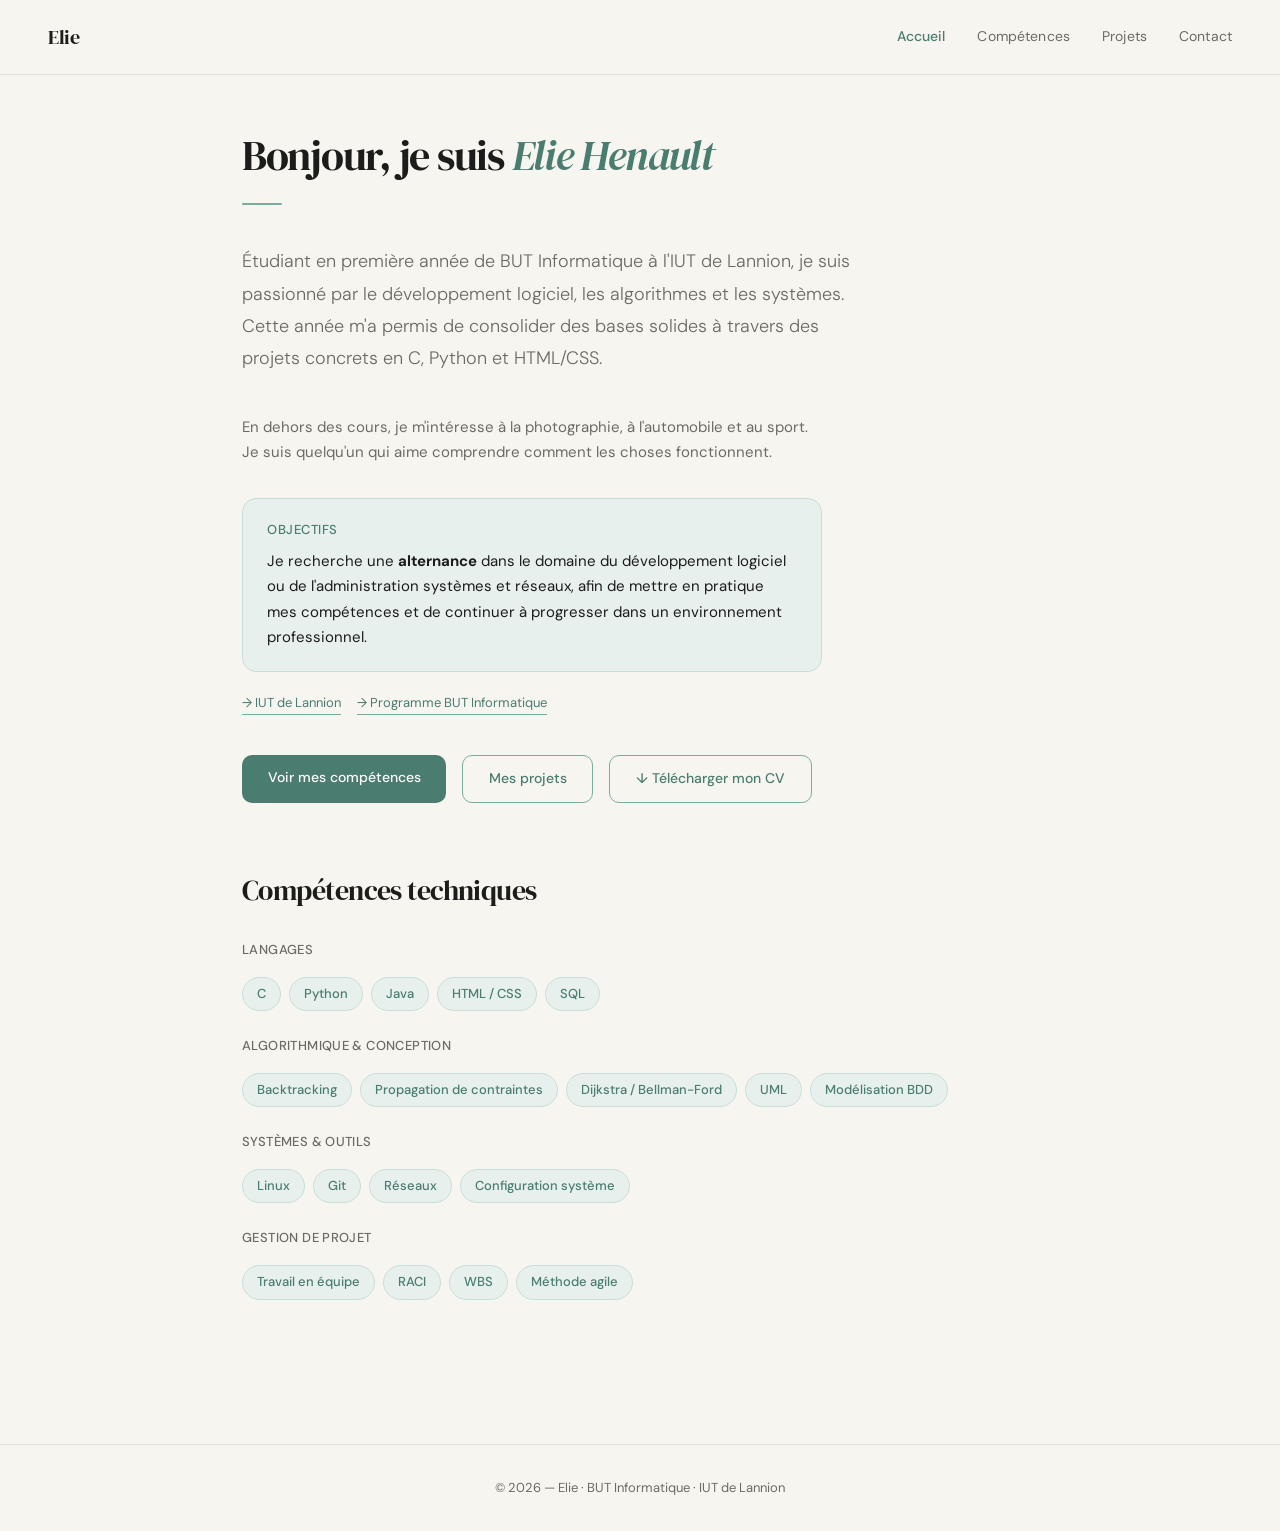
<file: index.html>
<!DOCTYPE html>
<html lang="fr">
<head>
  <meta charset="UTF-8">
  <meta name="viewport" content="width=device-width, initial-scale=1.0">
  <title>Elie — Portfolio BUT1 Informatique</title>
  <link rel="stylesheet" href="style.css">
</head>
<body>

<nav>
  <a href="index.html" class="nav-logo">Elie</a>
  <ul class="nav-links">
    <li><a href="index.html" class="active">Accueil</a></li>
    <li><a href="competences.html">Compétences</a></li>
    <li><a href="projets.html">Projets</a></li>
    <li><a href="contact.html">Contact</a></li>
  </ul>
</nav>

<main class="page">

  <div class="section fade fade-1">
    <h1>Bonjour, je suis <em>Elie Henault</em></h1>
    <div class="divider"></div>
    <p class="bio-intro">
      Étudiant en première année de BUT Informatique à l'IUT de Lannion, je suis passionné par le développement logiciel, les algorithmes et les systèmes. Cette année m'a permis de consolider des bases solides à travers des projets concrets en C, Python et HTML/CSS.
    </p>
    <p style="color: var(--text-muted); max-width: 580px; font-size: 15px;">
      En dehors des cours, je m'intéresse à la photographie, à l'automobile et au sport. Je suis quelqu'un qui aime comprendre comment les choses fonctionnent.
    </p>

    <div style="margin-top: 2rem; padding: 1.25rem 1.5rem; background: var(--accent-light); border-radius: 14px; max-width: 580px; border: 1px solid #c8ddd9;">
      <p style="font-size: 13px; font-weight: 500; color: var(--accent); text-transform: uppercase; letter-spacing: 0.04em; margin-bottom: 0.5rem;">Objectifs</p>
      <p style="font-size: 15px; color: var(--text); line-height: 1.7;">Je recherche une <strong>alternance</strong> dans le domaine du développement logiciel ou de l'administration systèmes et réseaux, afin de mettre en pratique mes compétences et de continuer à progresser dans un environnement professionnel.</p>
    </div>

    <div style="margin-top: 1.25rem; display: flex; gap: 1rem; flex-wrap: wrap; align-items: center;">
      <a href="https://iut-lannion.univ-rennes.fr" target="_blank" style="font-size: 13px; color: var(--accent); text-decoration: none; border-bottom: 1px solid var(--accent-mid);">→ IUT de Lannion</a>
      <a href="https://www.iut.fr/formations-et-diplomes/but/informatique/" target="_blank" style="font-size: 13px; color: var(--accent); text-decoration: none; border-bottom: 1px solid var(--accent-mid);">→ Programme BUT Informatique</a>
    </div>

    <div class="cta-row fade fade-2">
      <a href="competences.html" class="btn-primary">Voir mes compétences</a>
      <a href="projets.html" class="btn-secondary">Mes projets</a>
      <a href="CV_Elie_Henault.pdf" download class="btn-secondary">↓ Télécharger mon CV</a>
    </div>
  </div>

  <div class="section fade fade-3">
    <h2>Compétences techniques</h2>

    <div style="display: flex; flex-direction: column; gap: 1.5rem;">

      <div>
        <p style="font-size: 13px; font-weight: 500; color: var(--text-muted); margin-bottom: 0.6rem; letter-spacing: 0.03em; text-transform: uppercase;">Langages</p>
        <div class="skills-list">
          <span class="skill-pill">C</span>
          <span class="skill-pill">Python</span>
          <span class="skill-pill">Java</span>
          <span class="skill-pill">HTML / CSS</span>
          <span class="skill-pill">SQL</span>
        </div>
      </div>

      <div>
        <p style="font-size: 13px; font-weight: 500; color: var(--text-muted); margin-bottom: 0.6rem; letter-spacing: 0.03em; text-transform: uppercase;">Algorithmique & conception</p>
        <div class="skills-list">
          <span class="skill-pill">Backtracking</span>
          <span class="skill-pill">Propagation de contraintes</span>
          <span class="skill-pill">Dijkstra / Bellman-Ford</span>
          <span class="skill-pill">UML</span>
          <span class="skill-pill">Modélisation BDD</span>
        </div>
      </div>

      <div>
        <p style="font-size: 13px; font-weight: 500; color: var(--text-muted); margin-bottom: 0.6rem; letter-spacing: 0.03em; text-transform: uppercase;">Systèmes & outils</p>
        <div class="skills-list">
          <span class="skill-pill">Linux</span>
          <span class="skill-pill">Git</span>
          <span class="skill-pill">Réseaux</span>
          <span class="skill-pill">Configuration système</span>
        </div>
      </div>

      <div>
        <p style="font-size: 13px; font-weight: 500; color: var(--text-muted); margin-bottom: 0.6rem; letter-spacing: 0.03em; text-transform: uppercase;">Gestion de projet</p>
        <div class="skills-list">
          <span class="skill-pill">Travail en équipe</span>
          <span class="skill-pill">RACI</span>
          <span class="skill-pill">WBS</span>
          <span class="skill-pill">Méthode agile</span>
        </div>
      </div>

    </div>
  </div>

</main>

<footer>
  <p>© 2026 — Elie · BUT Informatique · IUT de Lannion</p>
</footer>

</body>
</html>
</file>
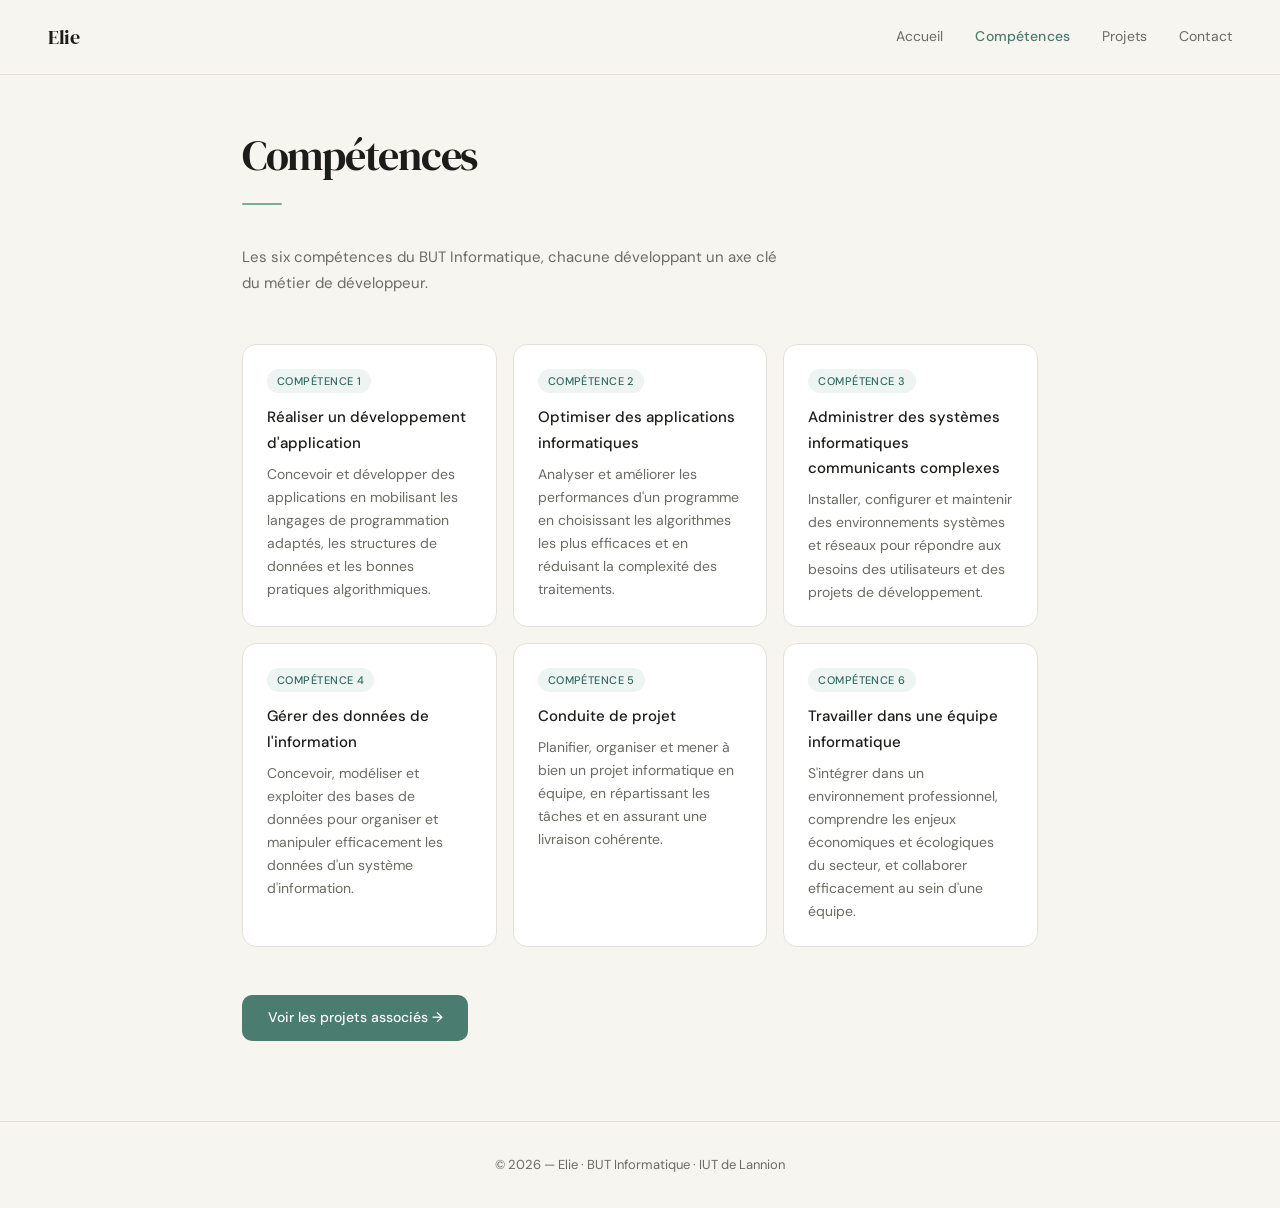
<file: competences.html>
<!DOCTYPE html>
<html lang="fr">
<head>
  <meta charset="UTF-8">
  <meta name="viewport" content="width=device-width, initial-scale=1.0">
  <title>Compétences — Elie</title>
  <link rel="stylesheet" href="style.css">
</head>
<body>

<nav>
  <a href="index.html" class="nav-logo">Elie</a>
  <ul class="nav-links">
    <li><a href="index.html">Accueil</a></li>
    <li><a href="competences.html" class="active">Compétences</a></li>
    <li><a href="projets.html">Projets</a></li>
    <li><a href="contact.html">Contact</a></li>
  </ul>
</nav>

<main class="page">

  <div class="page-header fade fade-1">
    <h1>Compétences</h1>
    <div class="divider"></div>
    <p>Les six compétences du BUT Informatique, chacune développant un axe clé du métier de développeur.</p>
  </div>

  <div class="grid fade fade-2">

    <div class="card">
      <span class="tag">Compétence 1</span>
      <h3>Réaliser un développement d'application</h3>
      <p class="card-desc">Concevoir et développer des applications en mobilisant les langages de programmation adaptés, les structures de données et les bonnes pratiques algorithmiques.</p>
    </div>

    <div class="card">
      <span class="tag">Compétence 2</span>
      <h3>Optimiser des applications informatiques</h3>
      <p class="card-desc">Analyser et améliorer les performances d'un programme en choisissant les algorithmes les plus efficaces et en réduisant la complexité des traitements.</p>
    </div>

    <div class="card">
      <span class="tag">Compétence 3</span>
      <h3>Administrer des systèmes informatiques communicants complexes</h3>
      <p class="card-desc">Installer, configurer et maintenir des environnements systèmes et réseaux pour répondre aux besoins des utilisateurs et des projets de développement.</p>
    </div>

    <div class="card">
      <span class="tag">Compétence 4</span>
      <h3>Gérer des données de l'information</h3>
      <p class="card-desc">Concevoir, modéliser et exploiter des bases de données pour organiser et manipuler efficacement les données d'un système d'information.</p>
    </div>

    <div class="card">
      <span class="tag">Compétence 5</span>
      <h3>Conduite de projet</h3>
      <p class="card-desc">Planifier, organiser et mener à bien un projet informatique en équipe, en répartissant les tâches et en assurant une livraison cohérente.</p>
    </div>

    <div class="card">
      <span class="tag">Compétence 6</span>
      <h3>Travailler dans une équipe informatique</h3>
      <p class="card-desc">S'intégrer dans un environnement professionnel, comprendre les enjeux économiques et écologiques du secteur, et collaborer efficacement au sein d'une équipe.</p>
    </div>

  </div>

  <div style="margin-top: 3rem;" class="fade fade-3">
    <a href="projets.html" class="btn-primary">Voir les projets associés →</a>
  </div>

</main>

<footer>
  <p>© 2026 — Elie · BUT Informatique · IUT de Lannion</p>
</footer>

</body>
</html>
</file>
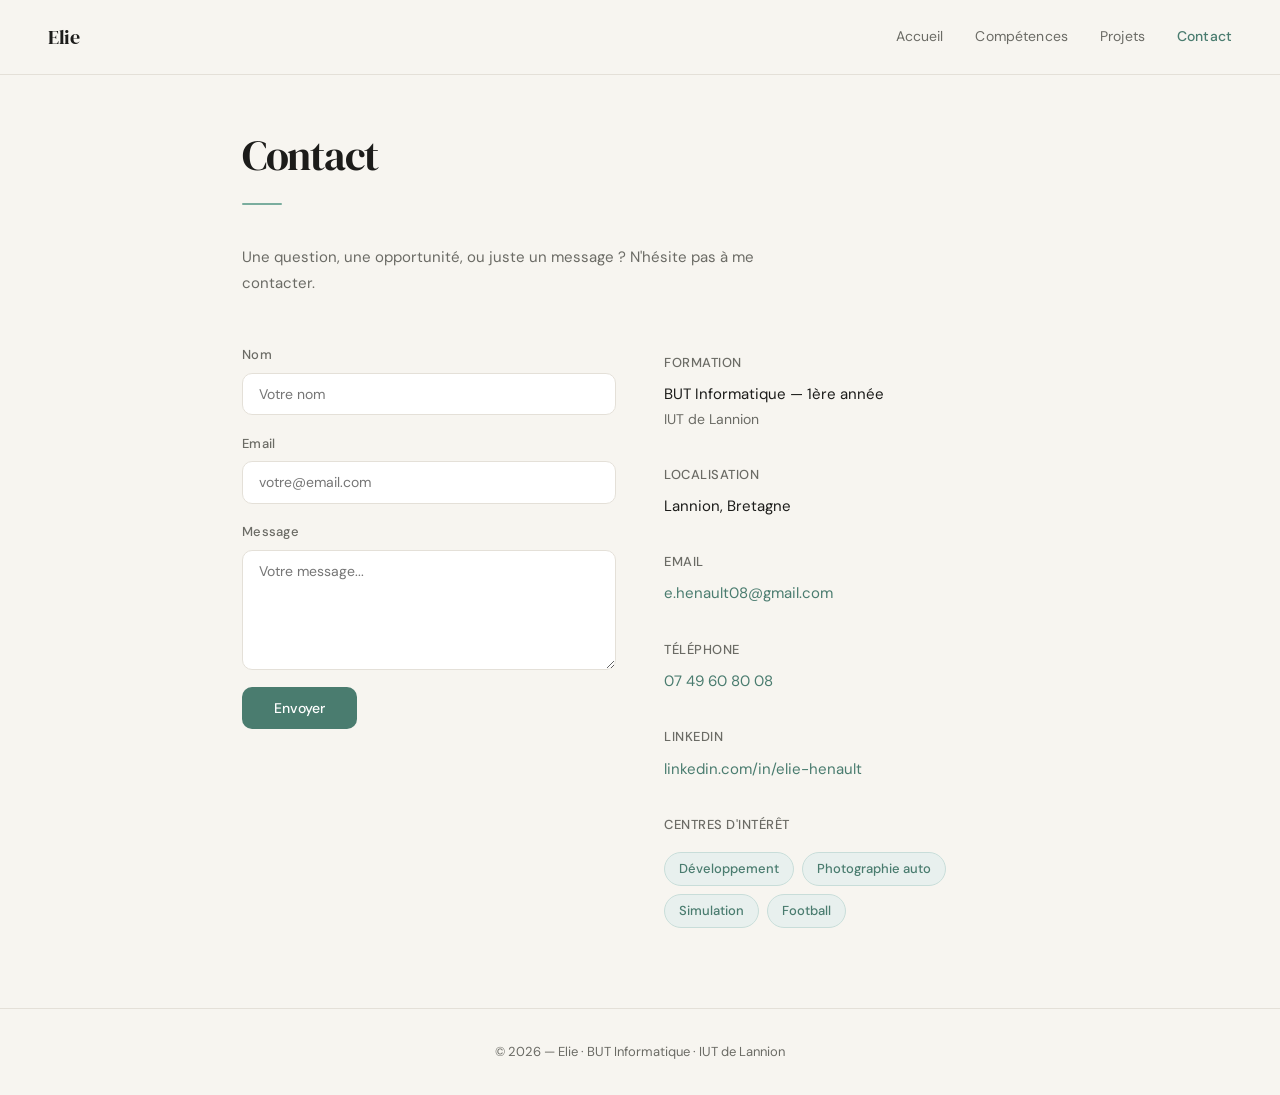
<file: contact.html>
<!DOCTYPE html>
<html lang="fr">
<head>
  <meta charset="UTF-8">
  <meta name="viewport" content="width=device-width, initial-scale=1.0">
  <title>Contact — Elie</title>
  <link rel="stylesheet" href="style.css">
</head>
<body>

<nav>
  <a href="index.html" class="nav-logo">Elie</a>
  <ul class="nav-links">
    <li><a href="index.html">Accueil</a></li>
    <li><a href="competences.html">Compétences</a></li>
    <li><a href="projets.html">Projets</a></li>
    <li><a href="contact.html" class="active">Contact</a></li>
  </ul>
</nav>

<main class="page">

  <div class="page-header fade fade-1">
    <h1>Contact</h1>
    <div class="divider"></div>
    <p>Une question, une opportunité, ou juste un message ? N'hésite pas à me contacter.</p>
  </div>

  <div style="display: grid; grid-template-columns: 1fr 1fr; gap: 3rem; align-items: start;" class="fade fade-2">

    <form onsubmit="handleSubmit(event)">
      <div class="form-group">
        <label for="name">Nom</label>
        <input type="text" id="name" placeholder="Votre nom" required>
      </div>
      <div class="form-group">
        <label for="email">Email</label>
        <input type="email" id="email" placeholder="votre@email.com" required>
      </div>
      <div class="form-group">
        <label for="message">Message</label>
        <textarea id="message" placeholder="Votre message..." required></textarea>
      </div>
      <button type="submit" class="btn-submit">Envoyer</button>
      <p id="confirm" style="margin-top: 1rem; color: var(--accent); font-size: 14px; display: none;">
        ✓ Message envoyé, merci !
      </p>
    </form>

    <div style="padding-top: 0.5rem;">
      <div style="margin-bottom: 2rem;">
        <p style="font-size: 13px; font-weight: 500; color: var(--text-muted); text-transform: uppercase; letter-spacing: 0.04em; margin-bottom: 0.5rem;">Formation</p>
        <p style="font-size: 15px; color: var(--text);">BUT Informatique — 1ère année</p>
        <p style="font-size: 14px; color: var(--text-muted);">IUT de Lannion</p>
      </div>
      <div style="margin-bottom: 2rem;">
        <p style="font-size: 13px; font-weight: 500; color: var(--text-muted); text-transform: uppercase; letter-spacing: 0.04em; margin-bottom: 0.5rem;">Localisation</p>
        <p style="font-size: 15px; color: var(--text);">Lannion, Bretagne</p>
      </div>
      <div style="margin-bottom: 2rem;">
        <p style="font-size: 13px; font-weight: 500; color: var(--text-muted); text-transform: uppercase; letter-spacing: 0.04em; margin-bottom: 0.5rem;">Email</p>
        <a href="mailto:e.henault08@gmail.com" style="font-size: 15px; color: var(--accent); text-decoration: none;">e.henault08@gmail.com</a>
      </div>
      <div style="margin-bottom: 2rem;">
        <p style="font-size: 13px; font-weight: 500; color: var(--text-muted); text-transform: uppercase; letter-spacing: 0.04em; margin-bottom: 0.5rem;">Téléphone</p>
        <a href="tel:+33749608008" style="font-size: 15px; color: var(--accent); text-decoration: none;">07 49 60 80 08</a>
      </div>
      <div style="margin-bottom: 2rem;">
        <p style="font-size: 13px; font-weight: 500; color: var(--text-muted); text-transform: uppercase; letter-spacing: 0.04em; margin-bottom: 0.5rem;">LinkedIn</p>
        <a href="https://www.linkedin.com/in/elie-henault-b705313ba/" target="_blank" style="font-size: 15px; color: var(--accent); text-decoration: none;">linkedin.com/in/elie-henault</a>
      </div>
      <div>
        <p style="font-size: 13px; font-weight: 500; color: var(--text-muted); text-transform: uppercase; letter-spacing: 0.04em; margin-bottom: 0.75rem;">Centres d'intérêt</p>
        <div class="skills-list">
          <span class="skill-pill">Développement</span>
          <span class="skill-pill">Photographie auto</span>
          <span class="skill-pill">Simulation</span>
          <span class="skill-pill">Football</span>
        </div>
      </div>
    </div>

  </div>

</main>

<footer>
  <p>© 2026 — Elie · BUT Informatique · IUT de Lannion</p>
</footer>

<script>
  function handleSubmit(e) {
    e.preventDefault();
    document.getElementById('confirm').style.display = 'block';
    e.target.reset();
  }
</script>

</body>
</html>
</file>
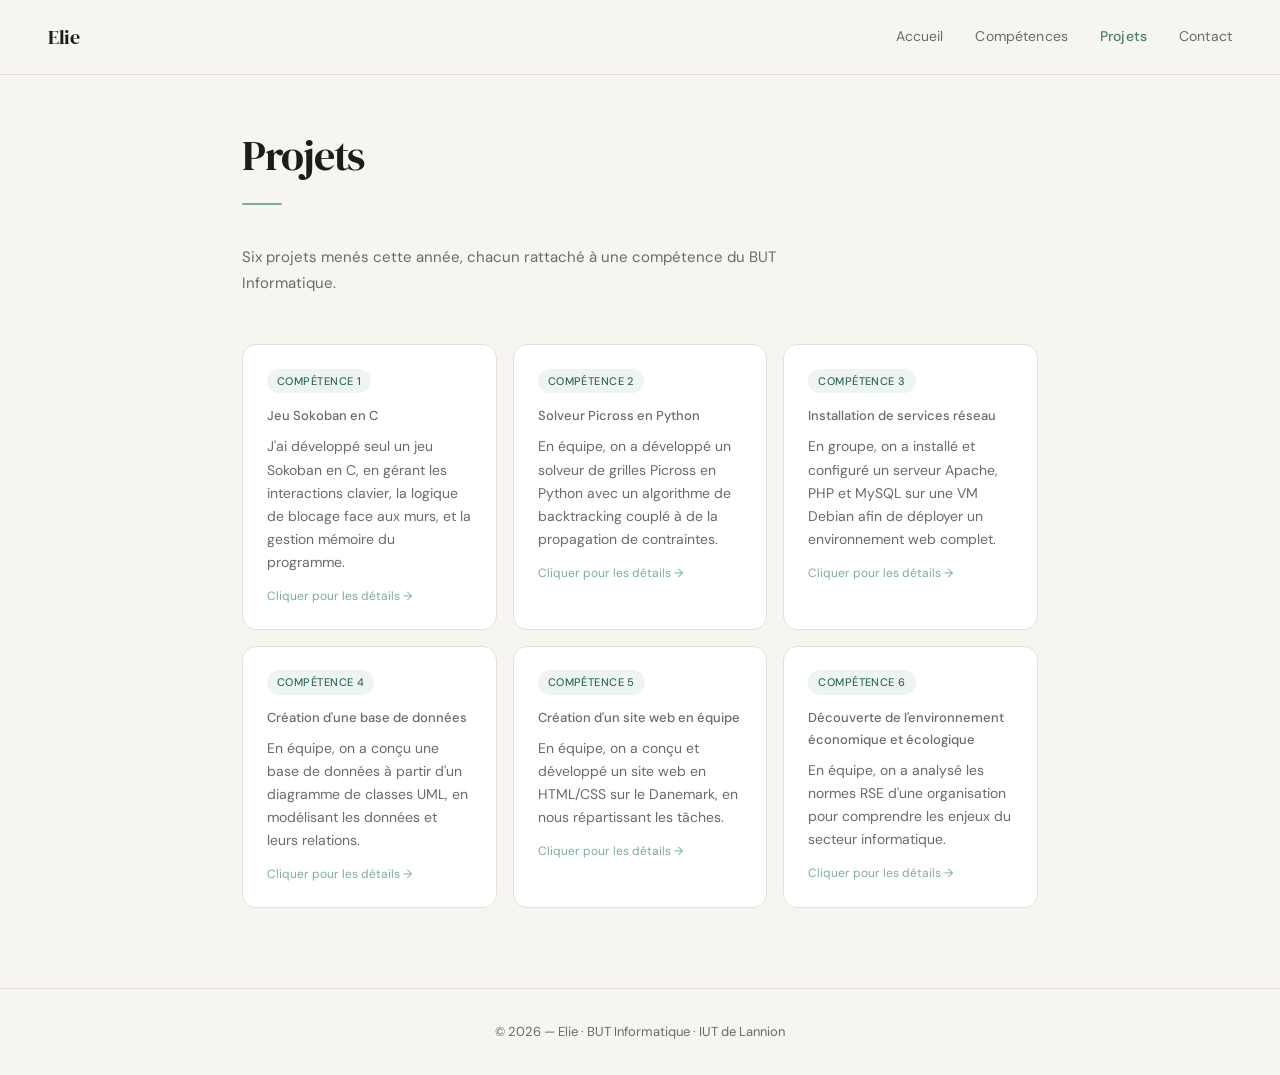
<file: projets.html>
<!DOCTYPE html>
<html lang="fr">
<head>
  <meta charset="UTF-8">
  <meta name="viewport" content="width=device-width, initial-scale=1.0">
  <title>Projets — Elie</title>
  <link rel="stylesheet" href="style.css">
  <style>
    .card { cursor: pointer; }
    .card:hover { box-shadow: 0 4px 20px rgba(74,124,111,0.13); transform: translateY(-3px); }
    .card-hint { font-size: 12px; color: var(--accent-mid); margin-top: 0.75rem; }

    /* OVERLAY */
    .overlay {
      display: none;
      position: fixed;
      inset: 0;
      background: rgba(0,0,0,0.45);
      z-index: 200;
      align-items: center;
      justify-content: center;
      padding: 1.5rem;
    }
    .overlay.active { display: flex; }

    /* MODAL */
    .modal {
      background: var(--bg);
      border-radius: 18px;
      max-width: 620px;
      width: 100%;
      max-height: 85vh;
      overflow-y: auto;
      padding: 2rem 2.25rem;
      position: relative;
      box-shadow: 0 20px 60px rgba(0,0,0,0.18);
      animation: popIn 0.25s ease both;
    }

    @keyframes popIn {
      from { opacity: 0; transform: scale(0.95) translateY(12px); }
      to   { opacity: 1; transform: scale(1) translateY(0); }
    }

    .modal-close {
      position: absolute;
      top: 1.1rem;
      right: 1.25rem;
      background: none;
      border: none;
      font-size: 20px;
      cursor: pointer;
      color: var(--text-muted);
      line-height: 1;
      padding: 0.25rem 0.5rem;
      border-radius: 6px;
    }
    .modal-close:hover { background: var(--accent-light); color: var(--accent); }

    .modal-tag { margin-bottom: 0.75rem; }
    .modal-title { font-family: 'DM Serif Display', serif; font-size: 22px; font-weight: 400; margin-bottom: 1rem; color: var(--text); }

    .modal-section-label {
      font-size: 11px;
      font-weight: 500;
      letter-spacing: 0.06em;
      text-transform: uppercase;
      color: var(--accent);
      margin: 1.4rem 0 0.5rem;
    }

    .modal-desc { font-size: 15px; color: var(--text); line-height: 1.75; }

    .modal-list {
      list-style: none;
      display: flex;
      flex-direction: column;
      gap: 0.4rem;
    }
    .modal-list li {
      font-size: 14px;
      color: var(--text-muted);
      padding-left: 1rem;
      position: relative;
      line-height: 1.6;
    }
    .modal-list li::before {
      content: '→';
      position: absolute;
      left: 0;
      color: var(--accent-mid);
      font-size: 12px;
    }

    .modal-tools {
      display: flex;
      flex-wrap: wrap;
      gap: 0.4rem;
      margin-top: 0.5rem;
    }

    .modal-divider {
      height: 1px;
      background: var(--border);
      margin: 1.4rem 0 0;
    }
  </style>
</head>
<body>

<nav>
  <a href="index.html" class="nav-logo">Elie</a>
  <ul class="nav-links">
    <li><a href="index.html">Accueil</a></li>
    <li><a href="competences.html">Compétences</a></li>
    <li><a href="projets.html" class="active">Projets</a></li>
    <li><a href="contact.html">Contact</a></li>
  </ul>
</nav>

<main class="page">

  <div class="page-header fade fade-1">
    <h1>Projets</h1>
    <div class="divider"></div>
    <p>Six projets menés cette année, chacun rattaché à une compétence du BUT Informatique.</p>
  </div>

  <div class="grid fade fade-2">

    <div class="card" onclick="openModal('p1')">
      <span class="tag">Compétence 1</span>
      <p class="card-subtitle">Jeu Sokoban en C</p>
      <p class="card-desc">J'ai développé seul un jeu Sokoban en C, en gérant les interactions clavier, la logique de blocage face aux murs, et la gestion mémoire du programme.</p>
      <p class="card-hint">Cliquer pour les détails →</p>
    </div>

    <div class="card" onclick="openModal('p2')">
      <span class="tag">Compétence 2</span>
      <p class="card-subtitle">Solveur Picross en Python</p>
      <p class="card-desc">En équipe, on a développé un solveur de grilles Picross en Python avec un algorithme de backtracking couplé à de la propagation de contraintes.</p>
      <p class="card-hint">Cliquer pour les détails →</p>
    </div>

    <div class="card" onclick="openModal('p3')">
      <span class="tag">Compétence 3</span>
      <p class="card-subtitle">Installation de services réseau</p>
      <p class="card-desc">En groupe, on a installé et configuré un serveur Apache, PHP et MySQL sur une VM Debian afin de déployer un environnement web complet.</p>
      <p class="card-hint">Cliquer pour les détails →</p>
    </div>

    <div class="card" onclick="openModal('p4')">
      <span class="tag">Compétence 4</span>
      <p class="card-subtitle">Création d'une base de données</p>
      <p class="card-desc">En équipe, on a conçu une base de données à partir d'un diagramme de classes UML, en modélisant les données et leurs relations.</p>
      <p class="card-hint">Cliquer pour les détails →</p>
    </div>

    <div class="card" onclick="openModal('p5')">
      <span class="tag">Compétence 5</span>
      <p class="card-subtitle">Création d'un site web en équipe</p>
      <p class="card-desc">En équipe, on a conçu et développé un site web en HTML/CSS sur le Danemark, en nous répartissant les tâches.</p>
      <p class="card-hint">Cliquer pour les détails →</p>
    </div>

    <div class="card" onclick="openModal('p6')">
      <span class="tag">Compétence 6</span>
      <p class="card-subtitle">Découverte de l'environnement économique et écologique</p>
      <p class="card-desc">En équipe, on a analysé les normes RSE d'une organisation pour comprendre les enjeux du secteur informatique.</p>
      <p class="card-hint">Cliquer pour les détails →</p>
    </div>

  </div>

</main>

<footer>
  <p>© 2026 — Elie · BUT Informatique · IUT de Lannion</p>
</footer>

<!-- MODALES -->

<div class="overlay" id="overlay" onclick="closeOnOverlay(event)">
  <div class="modal" id="modal">
    <button class="modal-close" onclick="closeModal()">✕</button>
    <div id="modal-content"></div>
  </div>
</div>

<script>
const projets = {
  p1: {
    tag: 'Compétence 1',
    title: 'Jeu Sokoban en C',
    desc: "J'ai développé seul un jeu Sokoban en langage C. L'objectif était de recréer le jeu classique où le joueur pousse des caisses sur des cases cibles dans un labyrinthe, en implémentant toute la logique depuis zéro.",
    items: [
      "Gestion des interactions clavier pour déclencher des actions précises",
      "Implémentation de la logique de déplacement et de blocage face aux murs",
      "Vérification des conditions de victoire à chaque mouvement",
      "Gestion rigoureuse de la mémoire pour assurer la stabilité du programme",
    ],
    learned: "Ce projet m'a permis de découvrir et d'apprendre les bases du C, un langage bas niveau que je ne connaissais pas avant cette année.",
    tools: ['C', 'VS Code']
  },
  p2: {
    tag: 'Compétence 2',
    title: 'Solveur Picross en Python',
    desc: "En équipe, on a développé un programme capable de résoudre automatiquement des grilles Picross (nonogrammes). L'objectif était de trouver la solution de la manière la plus optimale possible, en minimisant le nombre d'opérations.",
    items: [
      "Mise en place d'un algorithme de backtracking pour explorer les solutions",
      "Intégration de la propagation de contraintes pour réduire l'espace de recherche",
      "Optimisation des performances pour les grandes grilles",
      "Travail en équipe avec répartition des tâches",
    ],
    learned: "Ce projet m'a permis de comprendre comment optimiser un algorithme et de découvrir la puissance du backtracking pour résoudre des problèmes complexes. J'ai aussi appris à travailler en équipe sur un projet technique.",
    tools: ['Python', 'VS Code']
  },
  p3: {
    tag: 'Compétence 3',
    title: "Installation de services réseau (SAÉ S2.03)",
    desc: "En groupe, on a installé et configuré des services réseau sur une machine virtuelle Debian afin de déployer un environnement complet de développement web. L'objectif était de répondre à un besoin client en mettant en place un serveur web, un langage serveur et une base de données.",
    items: [
      "Configuration et prise en main d'une machine virtuelle Debian sous VMware",
      "Installation et configuration du serveur web Apache (vérification du statut, des modules, des fichiers de configuration)",
      "Mise en place d'une zone d'administration privée protégée par authentification login/mot de passe",
      "Activation et configuration du module PHP, tests avec phpinfo() et gestion des extensions de fichiers interprétées",
      "Sécurisation du serveur MySQL avec mysql_secure_installation",
      "Manipulation de bases de données en ligne de commande : création, insertion, modification et suppression d'enregistrements",
      "Connexion PHP/MySQL et affichage dynamique des données via un script PHP",
      "Installation du package php-mysql pour corriger les erreurs de connexion entre PHP et MySQL",
    ],
    learned: "Ce projet m'a appris à configurer un environnement serveur complet from scratch sous Linux. J'ai découvert le fonctionnement d'Apache, de PHP et de MySQL et appris à les faire communiquer ensemble. J'ai aussi gagné en autonomie sur la ligne de commande Linux et la gestion des fichiers de configuration.",
    tools: ['Linux Debian', 'Apache2', 'PHP', 'MySQL', 'VMware', 'Bash']
  },
  p4: {
    tag: 'Compétence 4',
    title: 'Création d\'une base de données',
    desc: "En équipe, on a travaillé sur la conception complète d'une base de données. Le projet portait sur la modélisation des données avant toute implémentation, en partant d'un cahier des charges précis.",
    items: [
      "Analyse du cahier des charges et identification des entités",
      "Réalisation d'un diagramme de classes UML",
      "Modélisation des relations entre les entités",
      "Vérification de la cohérence et de la normalisation du modèle",
    ],
    learned: "Ce projet m'a permis de découvrir la modélisation des données et de comprendre comment structurer une base de données avant de l'implémenter. J'ai appris à utiliser UML comme outil de conception.",
    tools: ['UML', 'SQL', 'MySQL']
  },
  p5: {
    tag: 'Compétence 5',
    title: 'Création d\'un site web en équipe',
    desc: "En équipe, on a conçu et développé un site web complet sur le Danemark. Ce projet nous a placés dans une situation de conduite de projet réelle, avec des contraintes de délais et de cohérence collective.",
    items: [
      "Répartition des tâches entre les membres de l'équipe",
      "Conception des maquettes avant le développement",
      "Développement des pages en HTML et CSS",
      "Mise en place d'une navigation cohérente entre les pages",
      "Livraison d'un rendu uniforme malgré le travail en parallèle",
    ],
    learned: "Ce projet m'a appris à travailler en équipe sur un projet web, à me coordonner avec les autres et à livrer un résultat cohérent malgré le travail en parallèle. J'ai aussi renforcé mes compétences en HTML/CSS.",
    tools: ['HTML', 'CSS', 'VS Code']
  },
  p6: {
    tag: 'Compétence 6',
    title: 'Découverte de l\'environnement économique et écologique',
    desc: "En équipe, on a sélectionné une organisation du secteur informatique et analysé ses pratiques en matière de RSE (Responsabilité Sociétale des Entreprises). Ce projet nous a permis de mieux comprendre les enjeux du secteur au-delà du technique.",
    items: [
      "Sélection et présentation de l'organisation choisie",
      "Analyse des normes et engagements RSE de l'entreprise",
      "Étude des enjeux environnementaux liés au numérique",
      "Restitution collective des résultats",
    ],
    learned: "Ce projet m'a ouvert les yeux sur les enjeux RSE du secteur informatique. J'ai appris à mener une analyse documentaire, à restituer des informations de façon structurée, et à travailler efficacement en équipe.",
    tools: ['Recherche documentaire', 'Présentation orale', 'Travail en équipe']
  }
};

function openModal(id) {
  const p = projets[id];
  document.getElementById('modal-content').innerHTML = `
    <span class="tag modal-tag">${p.tag}</span>
    <p class="modal-title">${p.title}</p>
    <p class="modal-section-label">Description</p>
    <p class="modal-desc">${p.desc}</p>
    <p class="modal-section-label">Ce qui a été mis en place</p>
    <ul class="modal-list">${p.items.map(i => `<li>${i}</li>`).join('')}</ul>
    <p class="modal-section-label">Ce que ce projet m'a apporté</p>
    <p class="modal-desc">${p.learned}</p>
    <div class="modal-divider"></div>
    <p class="modal-section-label">Outils utilisés</p>
    <div class="modal-tools">${p.tools.map(t => `<span class="skill-pill">${t}</span>`).join('')}</div>
  `;
  document.getElementById('overlay').classList.add('active');
  document.body.style.overflow = 'hidden';
}

function closeModal() {
  document.getElementById('overlay').classList.remove('active');
  document.body.style.overflow = '';
}

function closeOnOverlay(e) {
  if (e.target === document.getElementById('overlay')) closeModal();
}

document.addEventListener('keydown', e => { if (e.key === 'Escape') closeModal(); });
</script>

</body>
</html>
</file>
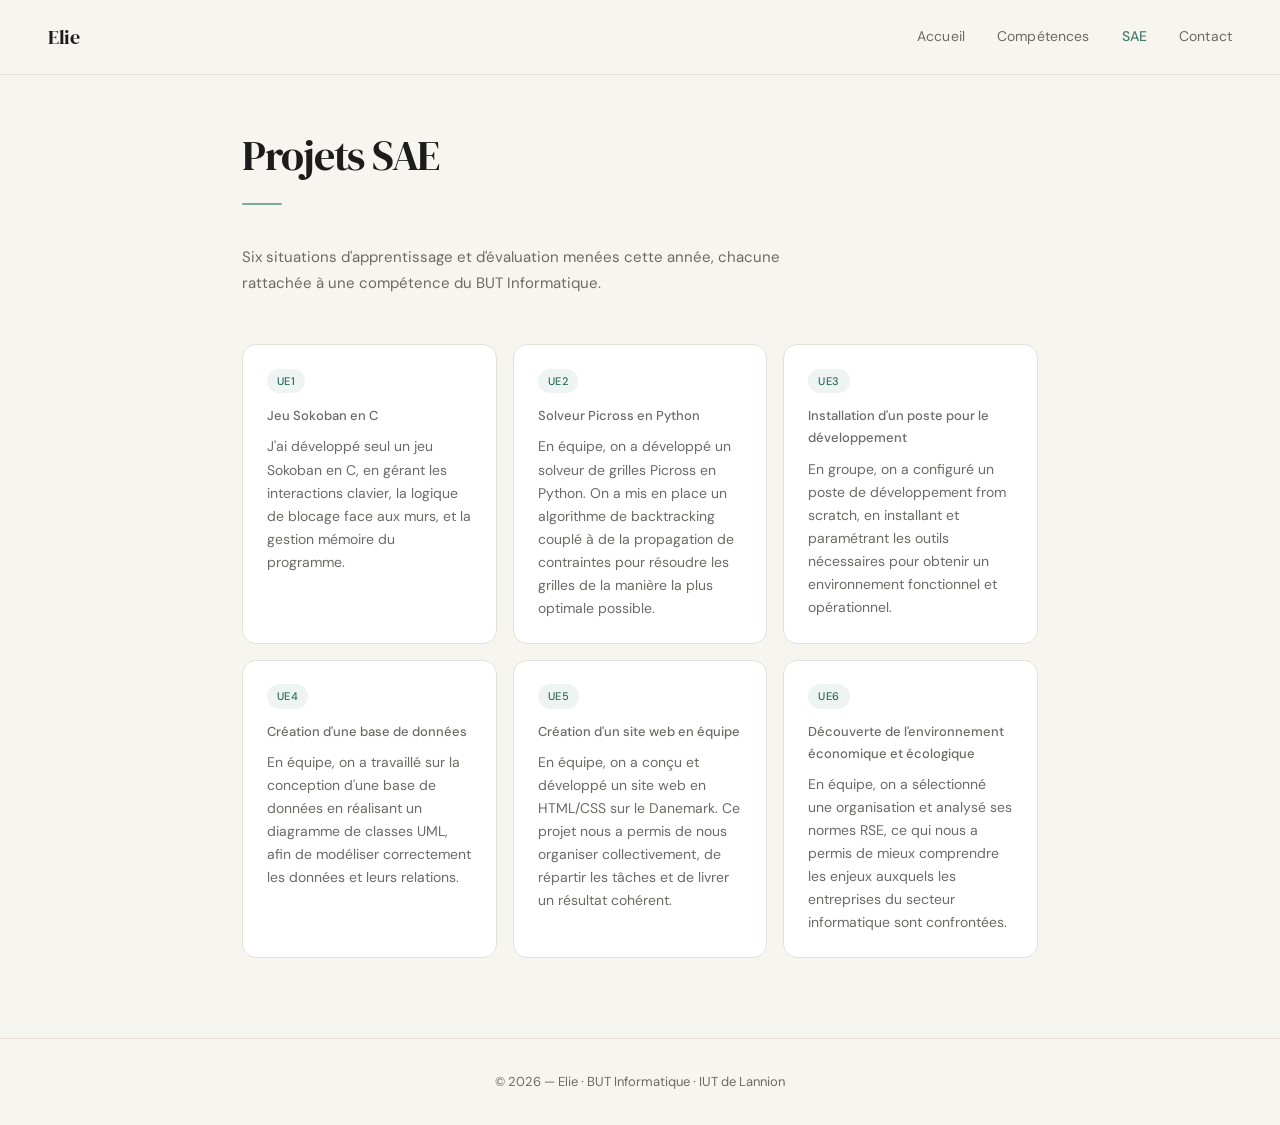
<file: sae.html>
<!DOCTYPE html>
<html lang="fr">
<head>
  <meta charset="UTF-8">
  <meta name="viewport" content="width=device-width, initial-scale=1.0">
  <title>SAE — Elie</title>
  <link rel="stylesheet" href="style.css">
</head>
<body>

<nav>
  <a href="index.html" class="nav-logo">Elie</a>
  <ul class="nav-links">
    <li><a href="index.html">Accueil</a></li>
    <li><a href="competences.html">Compétences</a></li>
    <li><a href="sae.html" class="active">SAE</a></li>
    <li><a href="contact.html">Contact</a></li>
  </ul>
</nav>

<main class="page">

  <div class="page-header fade fade-1">
    <h1>Projets SAE</h1>
    <div class="divider"></div>
    <p>Six situations d'apprentissage et d'évaluation menées cette année, chacune rattachée à une compétence du BUT Informatique.</p>
  </div>

  <div class="grid fade fade-2">

    <div class="card">
      <span class="tag">UE1</span>
      <p class="card-subtitle">Jeu Sokoban en C</p>
      <p class="card-desc">J'ai développé seul un jeu Sokoban en C, en gérant les interactions clavier, la logique de blocage face aux murs, et la gestion mémoire du programme.</p>
    </div>

    <div class="card">
      <span class="tag">UE2</span>
      <p class="card-subtitle">Solveur Picross en Python</p>
      <p class="card-desc">En équipe, on a développé un solveur de grilles Picross en Python. On a mis en place un algorithme de backtracking couplé à de la propagation de contraintes pour résoudre les grilles de la manière la plus optimale possible.</p>
    </div>

    <div class="card">
      <span class="tag">UE3</span>
      <p class="card-subtitle">Installation d'un poste pour le développement</p>
      <p class="card-desc">En groupe, on a configuré un poste de développement from scratch, en installant et paramétrant les outils nécessaires pour obtenir un environnement fonctionnel et opérationnel.</p>
    </div>

    <div class="card">
      <span class="tag">UE4</span>
      <p class="card-subtitle">Création d'une base de données</p>
      <p class="card-desc">En équipe, on a travaillé sur la conception d'une base de données en réalisant un diagramme de classes UML, afin de modéliser correctement les données et leurs relations.</p>
    </div>

    <div class="card">
      <span class="tag">UE5</span>
      <p class="card-subtitle">Création d'un site web en équipe</p>
      <p class="card-desc">En équipe, on a conçu et développé un site web en HTML/CSS sur le Danemark. Ce projet nous a permis de nous organiser collectivement, de répartir les tâches et de livrer un résultat cohérent.</p>
    </div>

    <div class="card">
      <span class="tag">UE6</span>
      <p class="card-subtitle">Découverte de l'environnement économique et écologique</p>
      <p class="card-desc">En équipe, on a sélectionné une organisation et analysé ses normes RSE, ce qui nous a permis de mieux comprendre les enjeux auxquels les entreprises du secteur informatique sont confrontées.</p>
    </div>

  </div>

</main>

<footer>
  <p>© 2026 — Elie · BUT Informatique · IUT de Lannion</p>
</footer>

</body>
</html>
</file>
<file: style.css>
@import url('https://fonts.googleapis.com/css2?family=DM+Serif+Display:ital@0;1&family=DM+Sans:wght@300;400;500&display=swap');

:root {
  --bg: #f7f5f0;
  --bg-card: #ffffff;
  --text: #1c1c1a;
  --text-muted: #6b6b65;
  --accent: #4a7c6f;
  --accent-light: #e8f0ee;
  --accent-mid: #7aad9e;
  --border: #e4e0d8;
  --tag-bg: #eef4f2;
  --tag-text: #2e6b5e;
}

* { margin: 0; padding: 0; box-sizing: border-box; }

body {
  font-family: 'DM Sans', sans-serif;
  background: var(--bg);
  color: var(--text);
  font-size: 15px;
  line-height: 1.7;
  min-height: 100vh;
}

/* NAV */
nav {
  display: flex;
  justify-content: space-between;
  align-items: center;
  padding: 1.25rem 3rem;
  background: var(--bg);
  border-bottom: 1px solid var(--border);
  position: sticky;
  top: 0;
  z-index: 100;
}

.nav-logo {
  font-family: 'DM Serif Display', serif;
  font-size: 20px;
  color: var(--text);
  text-decoration: none;
  letter-spacing: -0.02em;
}

.nav-links {
  display: flex;
  gap: 2rem;
  list-style: none;
}

.nav-links a {
  text-decoration: none;
  color: var(--text-muted);
  font-size: 14px;
  font-weight: 400;
  transition: color 0.2s;
  letter-spacing: 0.01em;
}

.nav-links a:hover,
.nav-links a.active {
  color: var(--accent);
}

.nav-links a.active {
  font-weight: 500;
}

/* PAGE WRAPPER */
.page {
  max-width: 860px;
  margin: 0 auto;
  padding: 3.5rem 2rem 5rem;
}

/* HEADINGS */
h1 {
  font-family: 'DM Serif Display', serif;
  font-size: 42px;
  font-weight: 400;
  letter-spacing: -0.03em;
  line-height: 1.15;
  color: var(--text);
}

h1 em {
  font-style: italic;
  color: var(--accent);
}

h2 {
  font-family: 'DM Serif Display', serif;
  font-size: 28px;
  font-weight: 400;
  letter-spacing: -0.02em;
  color: var(--text);
  margin-bottom: 1.5rem;
}

h3 {
  font-size: 15px;
  font-weight: 500;
  color: var(--text);
  margin-bottom: 0.4rem;
}

/* DIVIDER */
.divider {
  width: 40px;
  height: 2px;
  background: var(--accent-mid);
  margin: 1.5rem 0 2.5rem;
  border-radius: 2px;
}

/* CARDS */
.grid {
  display: grid;
  grid-template-columns: repeat(auto-fit, minmax(250px, 1fr));
  gap: 1rem;
}

.card {
  background: var(--bg-card);
  border: 1px solid var(--border);
  border-radius: 14px;
  padding: 1.4rem 1.5rem;
  transition: box-shadow 0.2s, transform 0.2s;
}

.card:hover {
  box-shadow: 0 4px 20px rgba(74, 124, 111, 0.08);
  transform: translateY(-2px);
}

/* TAGS */
.tag {
  display: inline-block;
  font-size: 11px;
  font-weight: 500;
  letter-spacing: 0.04em;
  text-transform: uppercase;
  color: var(--tag-text);
  background: var(--tag-bg);
  padding: 3px 10px;
  border-radius: 20px;
  margin-bottom: 0.75rem;
}

/* SECTION SPACING */
.section {
  margin-bottom: 4rem;
}

/* BIO */
.bio-intro {
  font-size: 18px;
  color: var(--text-muted);
  font-weight: 300;
  line-height: 1.8;
  max-width: 620px;
  margin-bottom: 2.5rem;
}

/* SKILL PILLS */
.skills-list {
  display: flex;
  flex-wrap: wrap;
  gap: 0.5rem;
  margin-top: 1rem;
}

.skill-pill {
  background: var(--accent-light);
  color: var(--accent);
  font-size: 13px;
  font-weight: 500;
  padding: 5px 14px;
  border-radius: 20px;
  border: 1px solid #c8ddd9;
}

/* CTA BUTTONS */
.cta-row {
  display: flex;
  gap: 1rem;
  margin-top: 2.5rem;
  flex-wrap: wrap;
}

.btn-primary {
  display: inline-block;
  padding: 0.7rem 1.6rem;
  background: var(--accent);
  color: #fff;
  border-radius: 10px;
  text-decoration: none;
  font-size: 14px;
  font-weight: 500;
  transition: background 0.2s;
}

.btn-primary:hover { background: #3a6b5f; }

.btn-secondary {
  display: inline-block;
  padding: 0.7rem 1.6rem;
  background: transparent;
  color: var(--accent);
  border: 1px solid var(--accent-mid);
  border-radius: 10px;
  text-decoration: none;
  font-size: 14px;
  font-weight: 500;
  transition: background 0.2s;
}

.btn-secondary:hover { background: var(--accent-light); }

/* CARD DESCRIPTION */
.card-desc {
  font-size: 14px;
  color: var(--text-muted);
  line-height: 1.65;
}

.card-subtitle {
  font-size: 13px;
  font-weight: 500;
  color: var(--text-muted);
  margin-bottom: 0.5rem;
}

/* CONTACT FORM */
.form-group {
  display: flex;
  flex-direction: column;
  gap: 0.4rem;
  margin-bottom: 1.1rem;
}

label {
  font-size: 13px;
  font-weight: 500;
  color: var(--text-muted);
  letter-spacing: 0.02em;
}

input, textarea {
  padding: 0.7rem 1rem;
  border: 1px solid var(--border);
  border-radius: 10px;
  background: var(--bg-card);
  color: var(--text);
  font-size: 14px;
  font-family: 'DM Sans', sans-serif;
  transition: border-color 0.2s;
  outline: none;
  max-width: 520px;
  width: 100%;
}

input:focus, textarea:focus {
  border-color: var(--accent-mid);
}

textarea { min-height: 120px; resize: vertical; }

.btn-submit {
  padding: 0.75rem 2rem;
  background: var(--accent);
  color: #fff;
  border: none;
  border-radius: 10px;
  font-size: 14px;
  font-weight: 500;
  font-family: 'DM Sans', sans-serif;
  cursor: pointer;
  transition: background 0.2s;
}

.btn-submit:hover { background: #3a6b5f; }

/* PAGE HEADER */
.page-header {
  margin-bottom: 3rem;
}

.page-header p {
  color: var(--text-muted);
  max-width: 540px;
  font-size: 15px;
}

/* FOOTER */
footer {
  text-align: center;
  padding: 2rem;
  font-size: 13px;
  color: var(--text-muted);
  border-top: 1px solid var(--border);
}

/* FADE IN */
@keyframes fadeUp {
  from { opacity: 0; transform: translateY(16px); }
  to   { opacity: 1; transform: translateY(0); }
}

.fade { animation: fadeUp 0.5s ease both; }
.fade-1 { animation-delay: 0.05s; }
.fade-2 { animation-delay: 0.12s; }
.fade-3 { animation-delay: 0.19s; }
.fade-4 { animation-delay: 0.26s; }

@media (max-width: 600px) {
  nav { padding: 1rem 1.25rem; }
  .nav-links { gap: 1.2rem; }
  .page { padding: 2rem 1.25rem 4rem; }
  h1 { font-size: 30px; }
}
</file>
